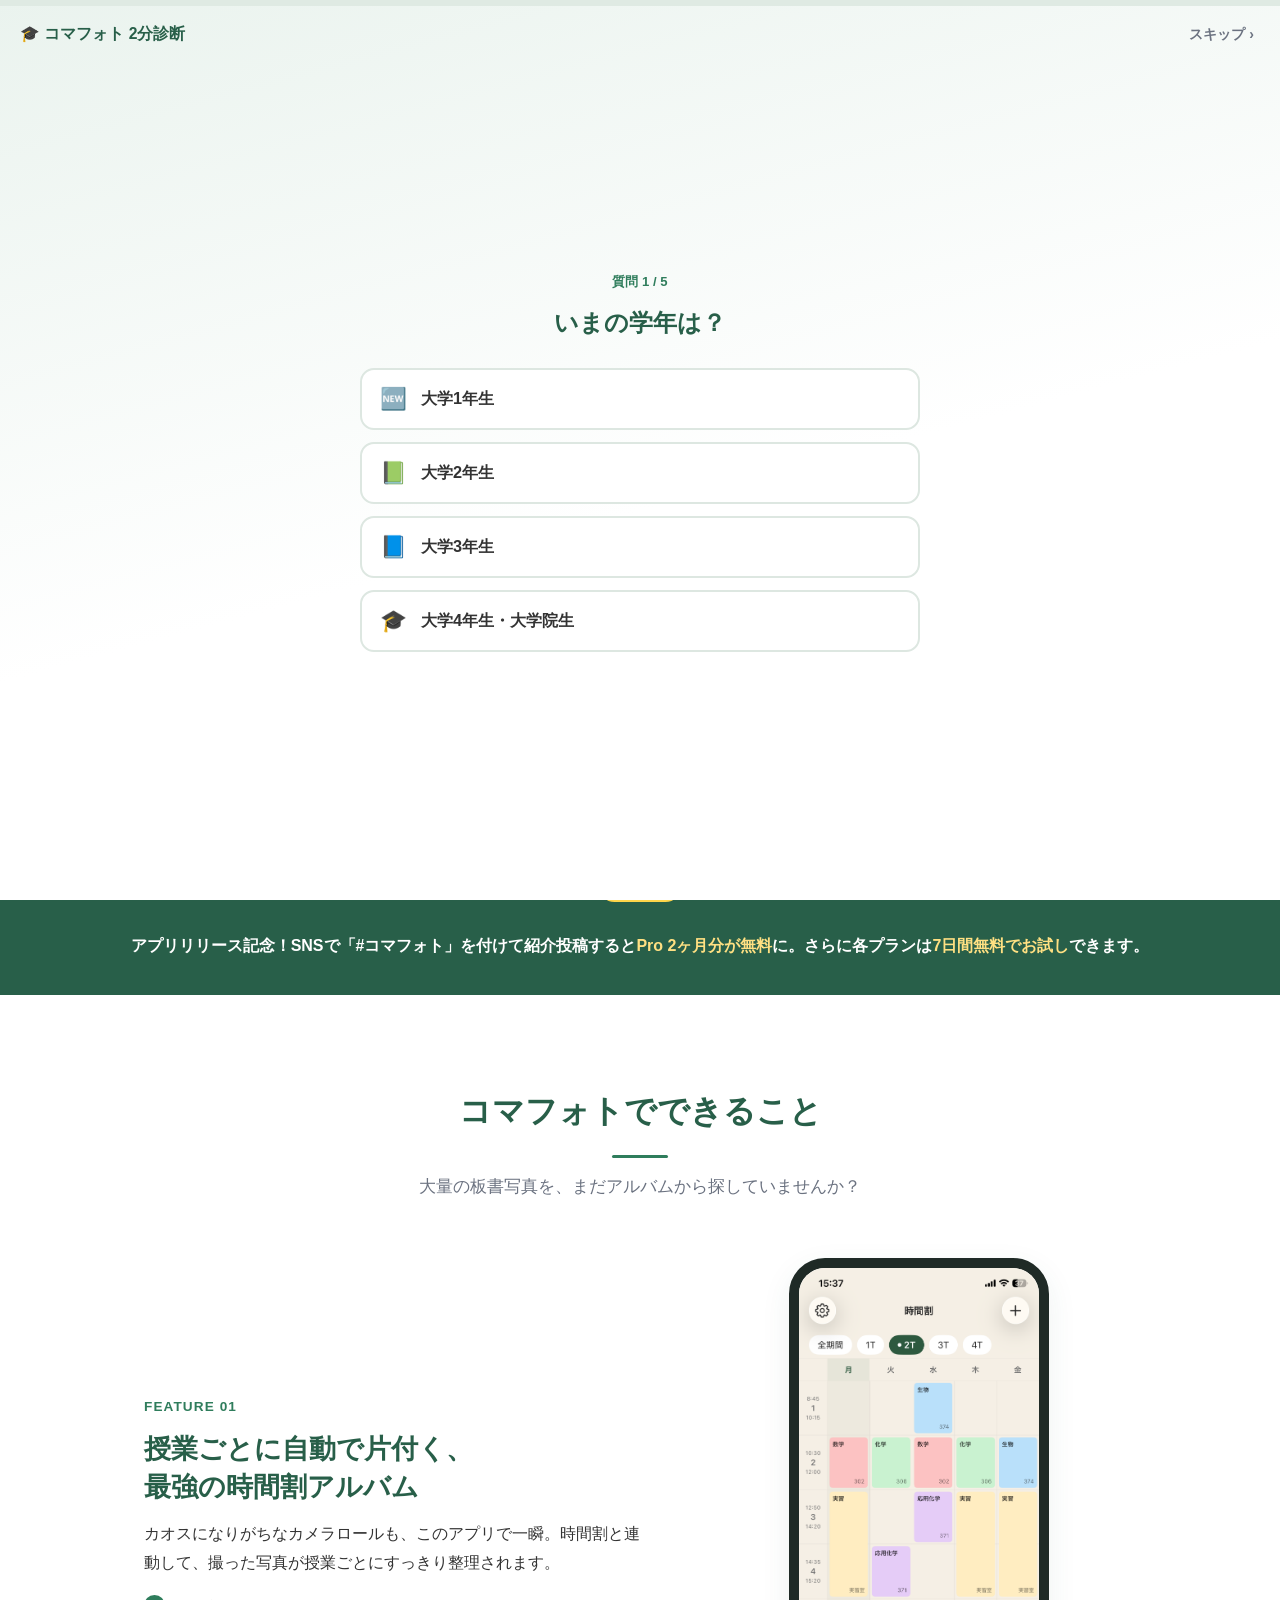
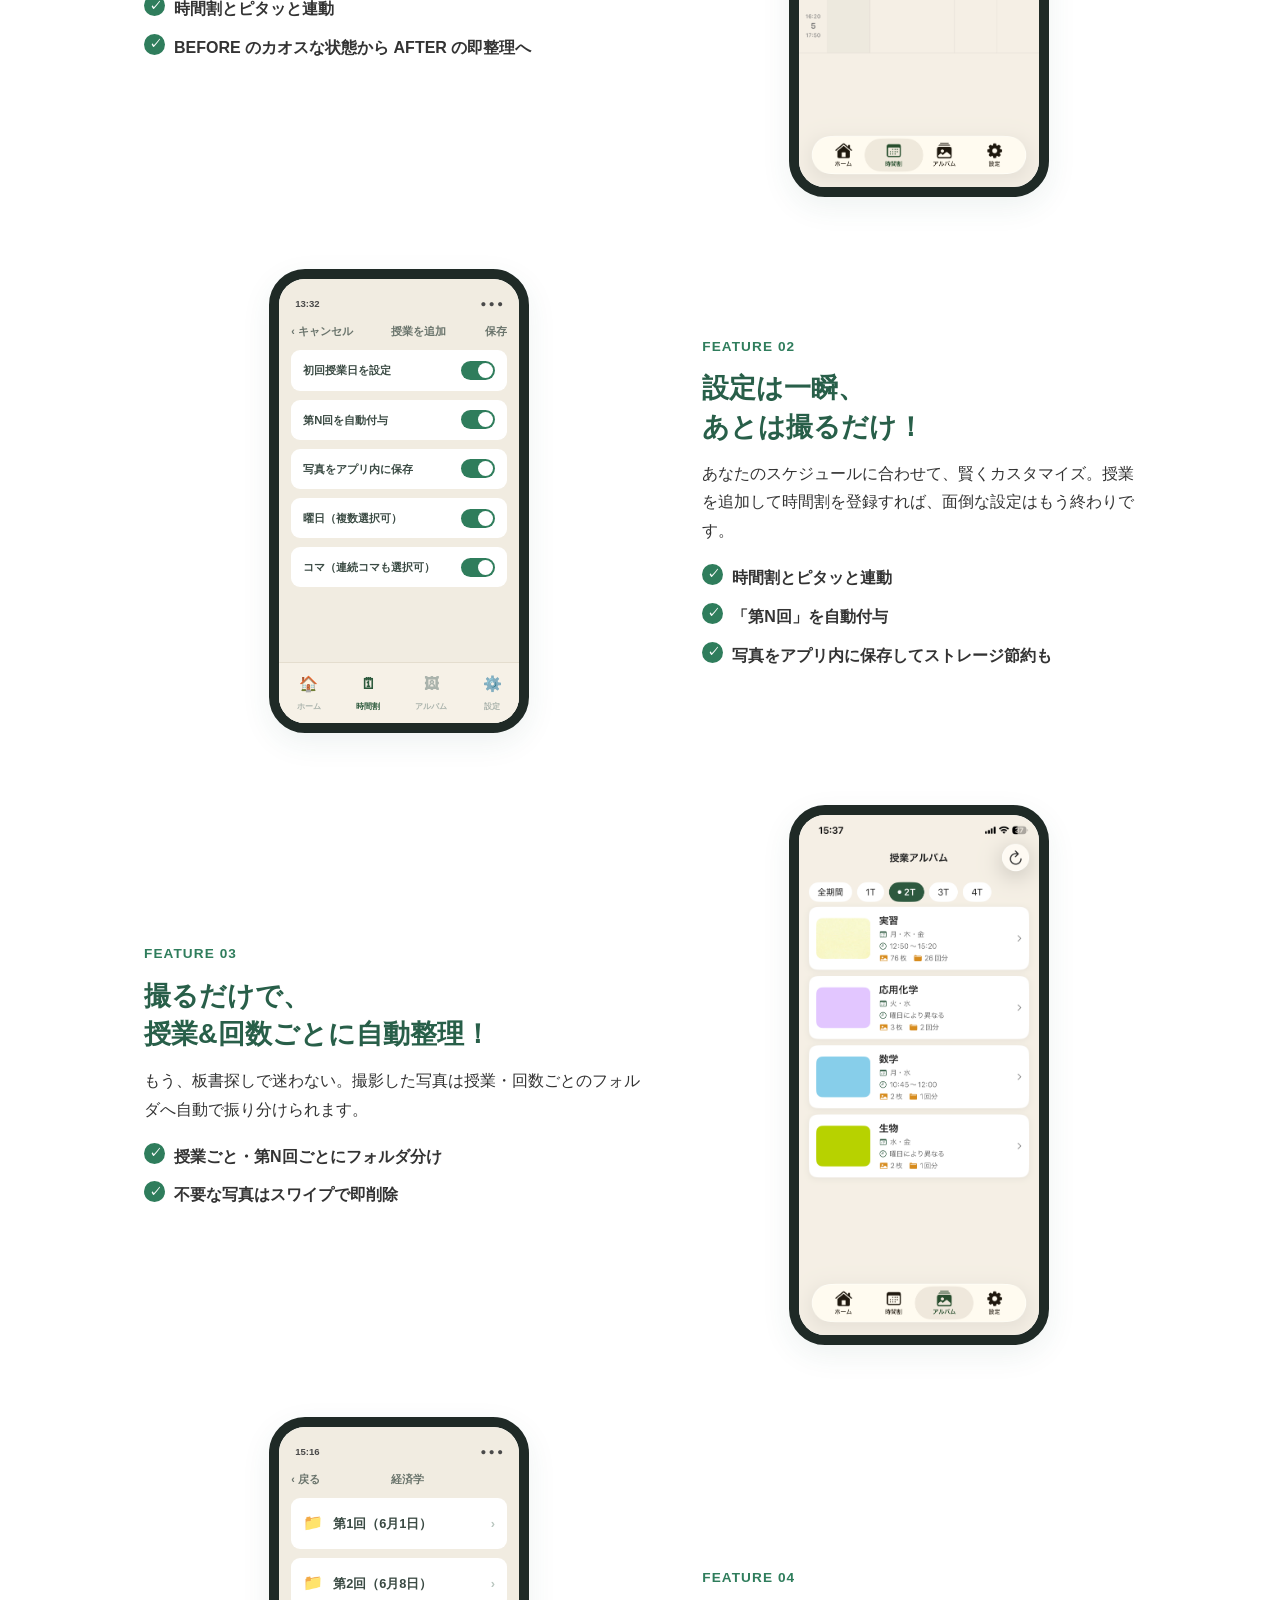
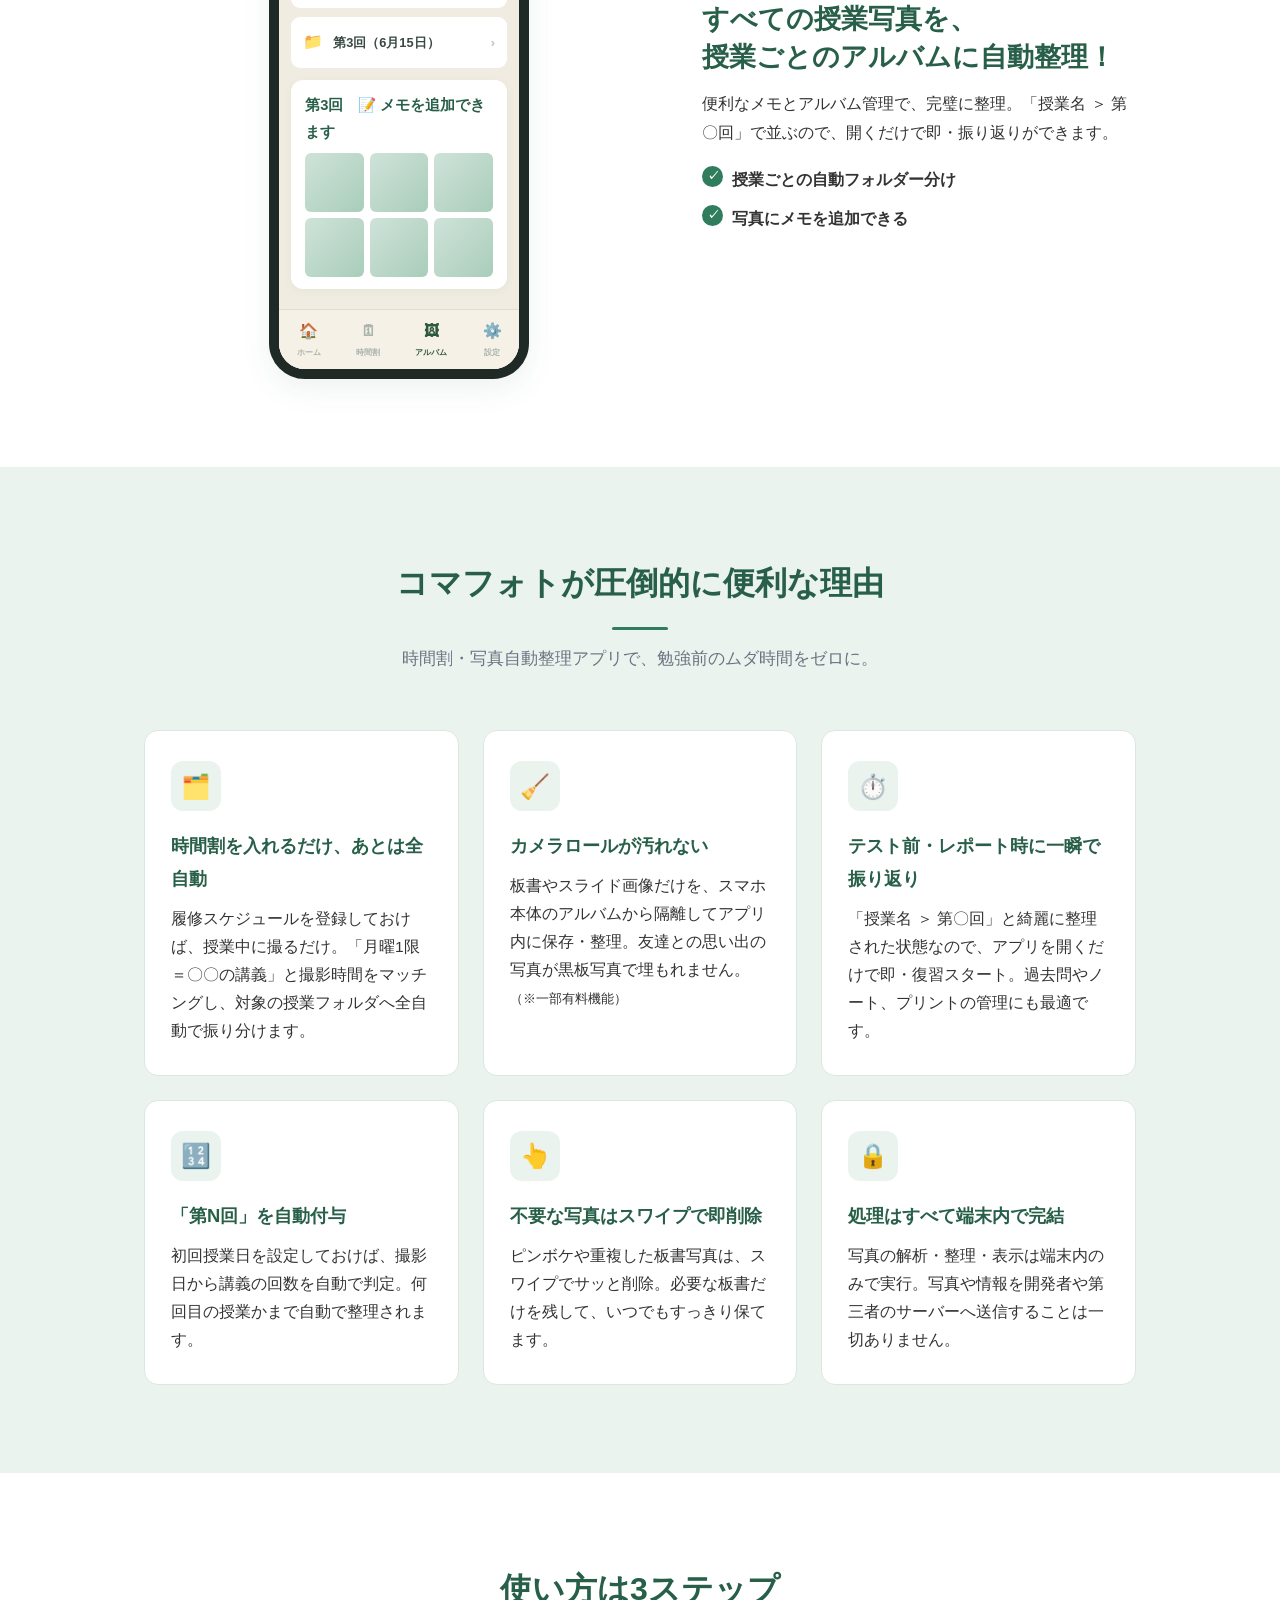
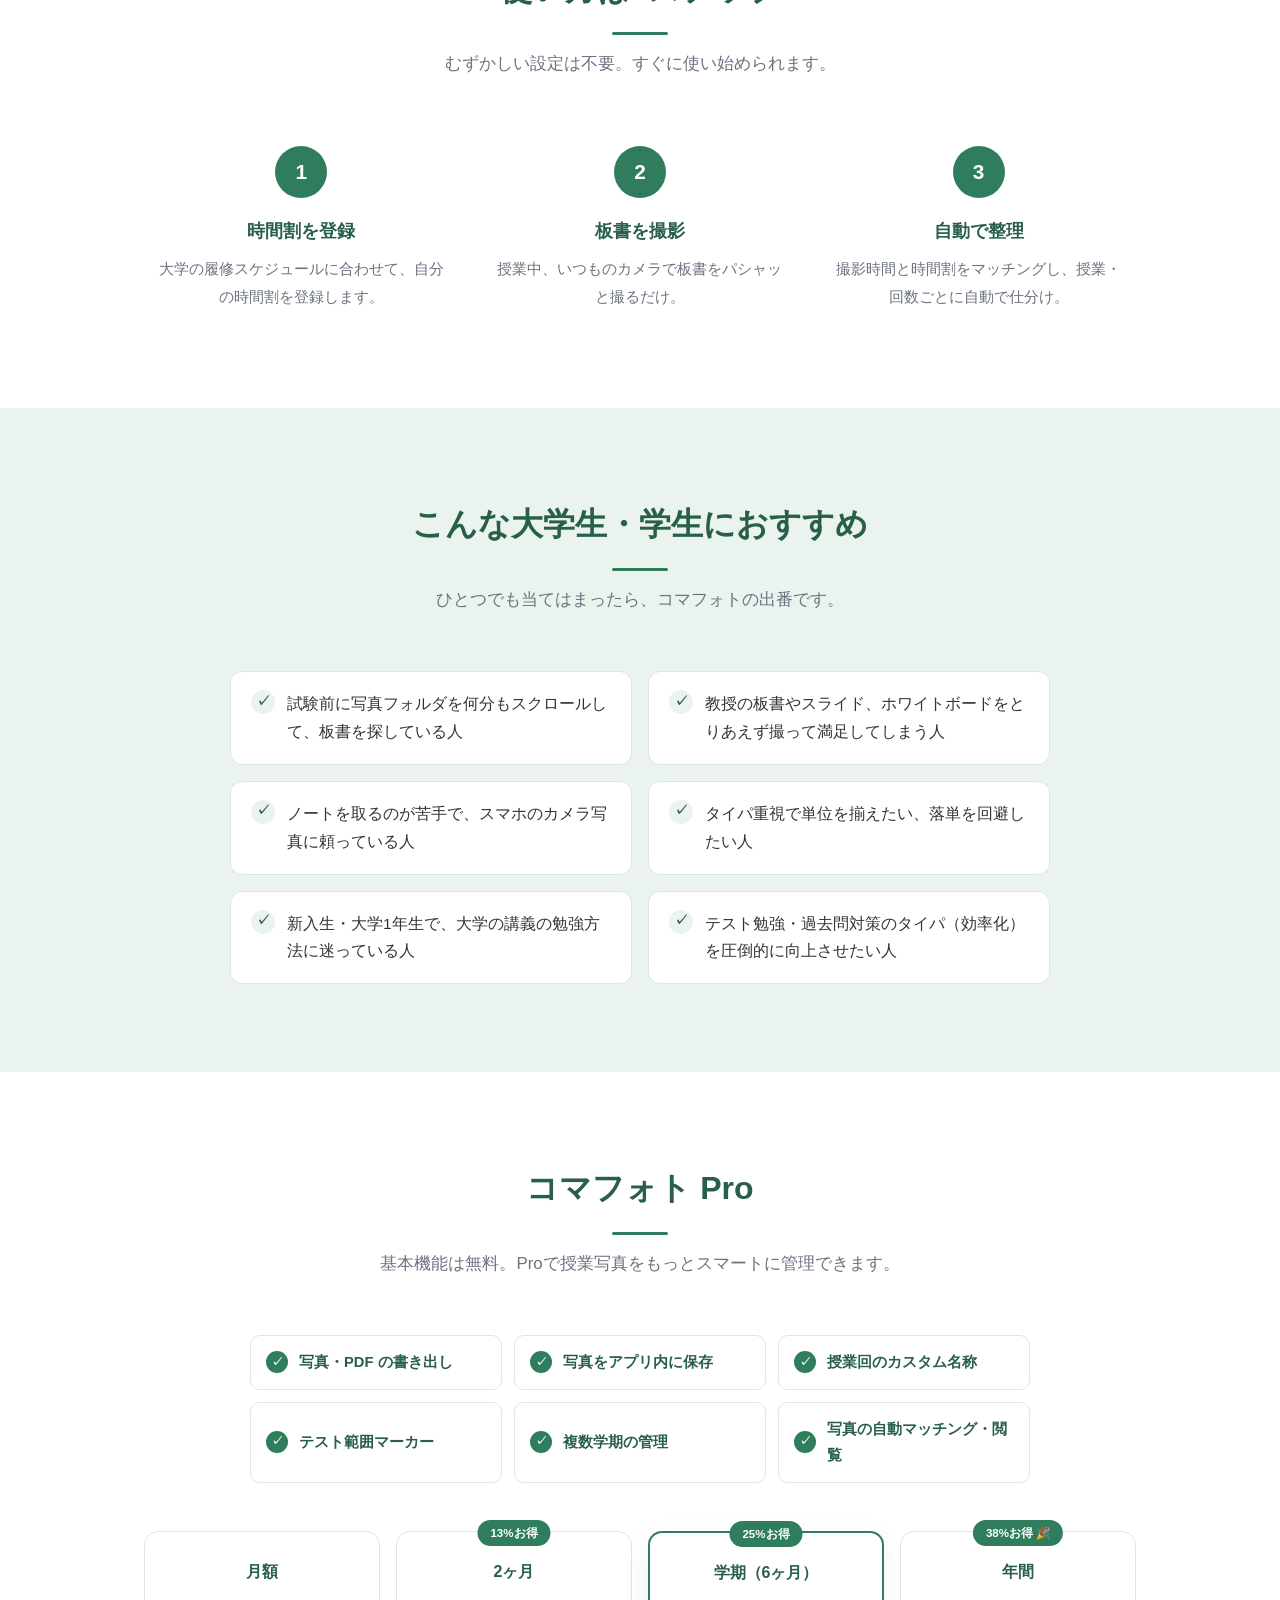
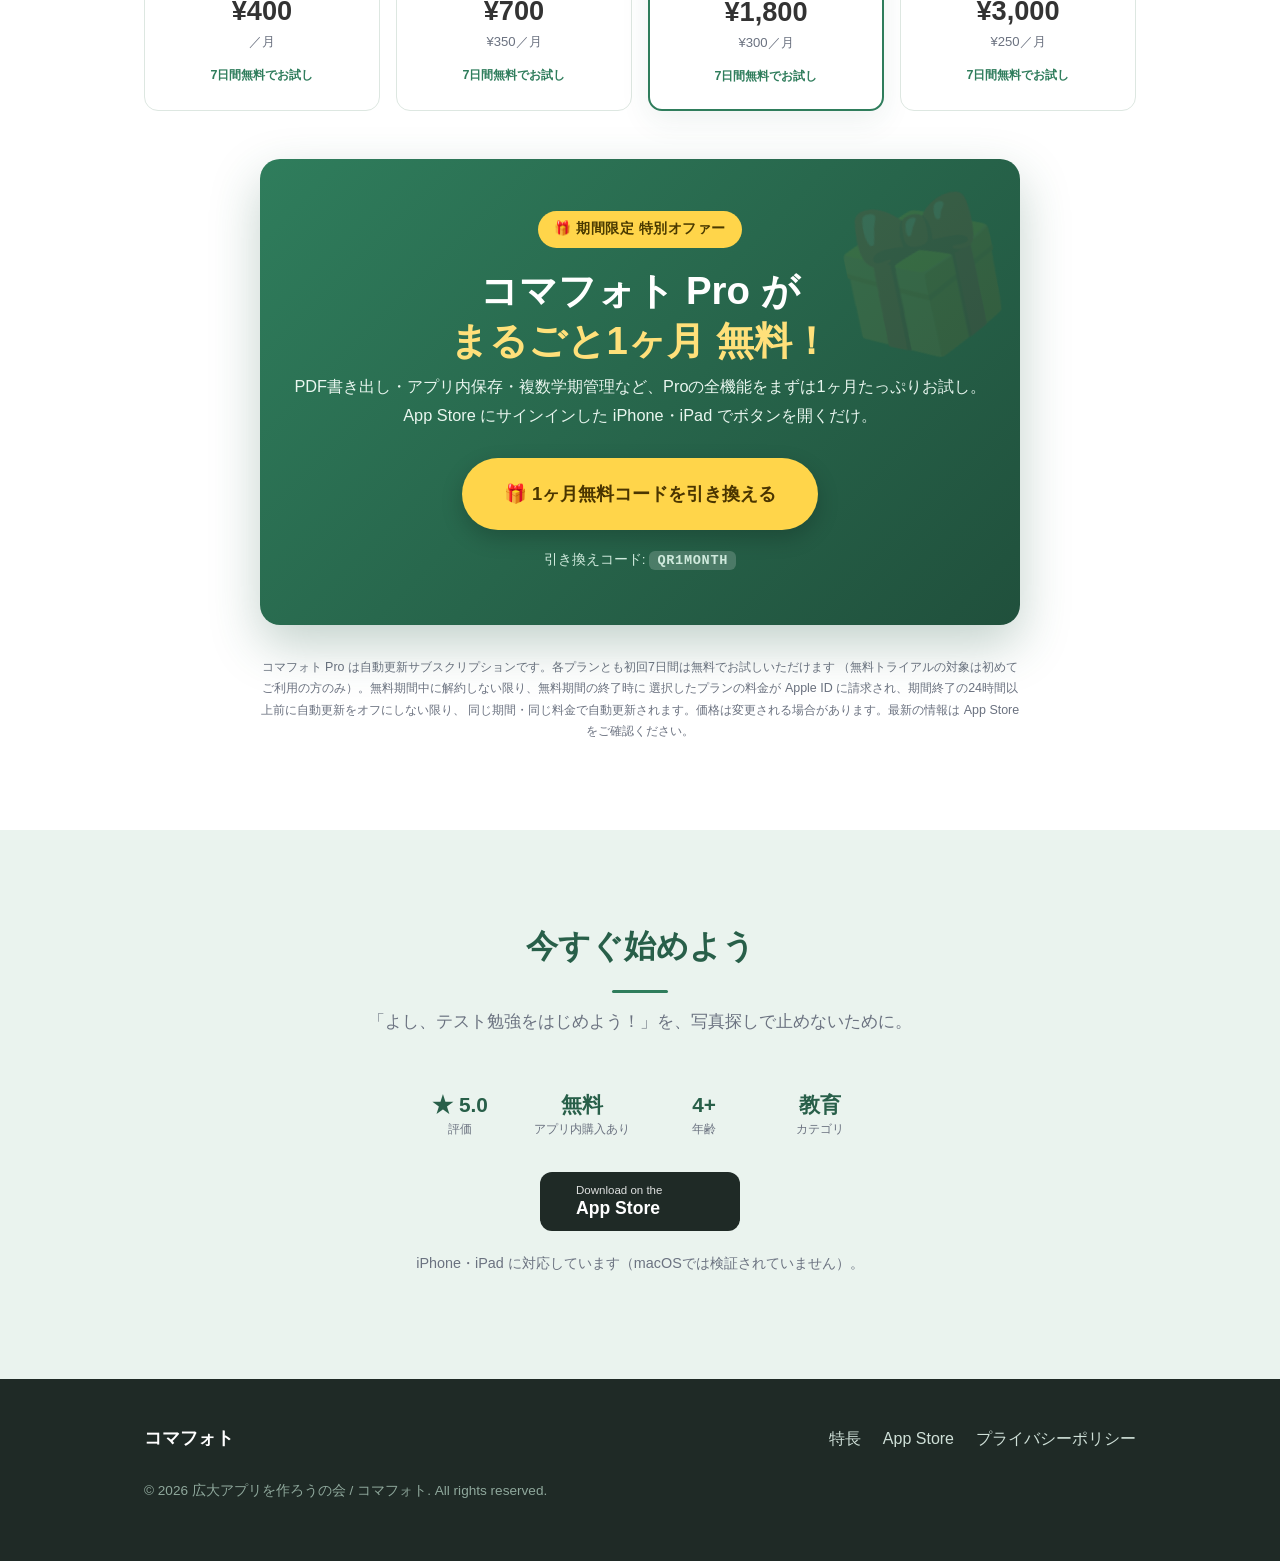
<file: index.html>
<!DOCTYPE html>
<html lang="ja">
<head>
  <meta charset="UTF-8">
  <meta name="viewport" content="width=device-width, initial-scale=1.0">
  <title>コマフォト｜大学生のための時間割アルバム</title>
  <meta name="description" content="コマフォトは、大学の時間割データと写真の撮影データを自動連動。撮るだけで授業・講義ごとにフォルダ仕分け・整理する、大学生のための時間割アルバムアプリです。無料・iPhone / iPad 対応。">
  <meta property="og:title" content="コマフォト｜大学生のための時間割アルバム">
  <meta property="og:description" content="撮るだけで、授業ごとに自動で片付く。最強の時間割アルバム。テスト前の「あの板書、どこだっけ？」をゼロに。">
  <meta property="og:type" content="website">
  <link rel="stylesheet" href="css/style.css">
</head>
<body>

  <!-- オンボーディング診断（アクセス時にまず表示） -->
  <div class="ob" id="ob" role="dialog" aria-modal="true" aria-label="コマフォト 無料診断">
    <div class="ob__bar"><div class="ob__bar-fill" id="obBarFill"></div></div>
    <div class="ob__top">
      <span class="ob__brand">🎓 コマフォト 2分診断</span>
      <button class="ob__skip" id="obSkip" type="button">スキップ ›</button>
    </div>
    <div class="ob__main" id="obMain"></div>
  </div>

  <!-- 最上部の告知バー -->
  <div class="announce">
    🎉 今だけ！コマフォト Pro が<strong>1ヶ月無料</strong> ―
    <a href="https://apps.apple.com/redeem?ctx=offercodes&id=6779217541&code=QR1MONTH" target="_blank" rel="noopener">いますぐコードを引き換える ›</a>
  </div>

  <!-- ヘッダー / ナビ -->
  <header class="site-header">
    <div class="container nav">
      <a href="#top" class="nav__logo">
        <svg class="nav__logo-mark" viewBox="0 0 32 32" fill="none" xmlns="http://www.w3.org/2000/svg" aria-hidden="true">
          <rect x="3" y="7" width="26" height="20" rx="4" fill="#2f7d5c"/>
          <circle cx="16" cy="17" r="6" fill="#eaf3ee"/>
          <circle cx="16" cy="17" r="3" fill="#2f7d5c"/>
          <rect x="11" y="4" width="10" height="5" rx="2" fill="#285f49"/>
        </svg>
        コマフォト
      </a>

      <button class="nav__toggle" id="navToggle" aria-label="メニューを開く" aria-expanded="false">
        <span></span><span></span><span></span>
      </button>

      <ul class="nav__menu" id="navMenu">
        <li><a class="nav__link" href="#features">特長</a></li>
        <li><a class="nav__link" href="#reasons">便利な理由</a></li>
        <li><a class="nav__link" href="#recommend">おすすめ</a></li>
        <li><a class="nav__link" href="#pricing">料金</a></li>
        <li><a class="btn btn--primary" href="#download">App Storeで入手</a></li>
      </ul>
    </div>
  </header>

  <main id="top">

    <!-- ヒーロー -->
    <section class="hero">
      <div class="container hero__inner">
        <div class="hero__copy">
          <span class="hero__badge">🎓 教育カテゴリ｜iPhone・iPad対応</span>
          <h1 class="hero__title">授業ごとに自動で片付く、<br><em>最強の時間割アルバム。</em></h1>
          <p class="hero__desc">
            コマフォトは、あなたの大学の時間割データと、写真の撮影データをシステムが自動で連動。
            撮ったその場で授業・講義ごとにフォルダ仕分け・整理整頓する、大学生のための学習支援ツールです。
            テスト前の「あの板書、どこだっけ？」を完全にゼロに。
          </p>
          <div class="hero__actions">
            <button class="btn btn--primary" type="button" data-ob-open>▶ 2分であなた専用プランを無料診断</button>
            <a class="btn btn--ghost" href="#features">特長を見る</a>
          </div>
          <p class="hero__note">無料・アプリ内購入あり／写真の解析・整理はすべて端末内で完結します。</p>
        </div>

        <div class="hero__visual">
          <!-- アプリのホーム画面（実スクリーンショット・内容は一般化済み） -->
          <div class="phone">
            <img class="phone-shot" src="assets/IMG_5505.png" alt="コマフォトのホーム画面。今日の授業と、最近同期された授業アルバムが一覧表示されている">
          </div>
        </div>
      </div>
    </section>

    <!-- キャンペーン告知 -->
    <section class="campaign">
      <div class="container campaign__inner">
        <span class="campaign__tag">🎉 今だけ</span>
        <p class="campaign__text">アプリリリース記念！SNSで「#コマフォト」を付けて紹介投稿すると<strong>Pro 2ヶ月分が無料</strong>に。さらに各プランは<strong>7日間無料でお試し</strong>できます。</p>
      </div>
    </section>

    <!-- スクリーンショット風ショーケース（App Store 4パネル再現） -->
    <section class="section" id="features">
      <div class="container">
        <div class="section__head">
          <h2 class="section__title">コマフォトでできること</h2>
          <p class="section__lead">大量の板書写真を、まだアルバムから探していませんか？</p>
        </div>

        <div class="showcase">

          <!-- パネル1: 時間割と連動 -->
          <article class="shot">
            <div class="shot__text">
              <span class="shot__step">FEATURE 01</span>
              <h3 class="shot__title">授業ごとに自動で片付く、<br>最強の時間割アルバム</h3>
              <p class="shot__desc">カオスになりがちなカメラロールも、このアプリで一瞬。時間割と連動して、撮った写真が授業ごとにすっきり整理されます。</p>
              <ul class="shot__points">
                <li>時間割とピタッと連動</li>
                <li>BEFORE のカオスな状態から AFTER の即整理へ</li>
              </ul>
            </div>
            <div class="shot__visual">
              <div class="phone">
                <img class="phone-shot" src="assets/IMG_5506.png" alt="コマフォトの時間割画面。学期タブと、曜日・コマごとに色分けされた授業が並ぶ時間割表">
              </div>
            </div>
          </article>

          <!-- パネル2: 設定は一瞬 -->
          <article class="shot">
            <div class="shot__text">
              <span class="shot__step">FEATURE 02</span>
              <h3 class="shot__title">設定は一瞬、<br>あとは撮るだけ！</h3>
              <p class="shot__desc">あなたのスケジュールに合わせて、賢くカスタマイズ。授業を追加して時間割を登録すれば、面倒な設定はもう終わりです。</p>
              <ul class="shot__points">
                <li>時間割とピタッと連動</li>
                <li>「第N回」を自動付与</li>
                <li>写真をアプリ内に保存してストレージ節約も</li>
              </ul>
            </div>
            <div class="shot__visual">
              <div class="phone" aria-hidden="true">
                <div class="appscreen">
                  <div class="appscreen__body app-form">
                    <div class="app-status"><span>13:32</span><span>● ● ●</span></div>
                    <div class="app-h" style="font-weight:700;color:#6a746c;font-size:0.66rem;"><span>‹ キャンセル</span><span>授業を追加</span><span>保存</span></div>
                    <div class="set-row"><span>初回授業日を設定</span><span class="toggle"></span></div>
                    <div class="set-row"><span>第N回を自動付与</span><span class="toggle"></span></div>
                    <div class="set-row"><span>写真をアプリ内に保存</span><span class="toggle"></span></div>
                    <div class="set-row"><span>曜日（複数選択可）</span><span class="toggle"></span></div>
                    <div class="set-row"><span>コマ（連続コマも選択可）</span><span class="toggle"></span></div>
                  </div>
                  <div class="tabbar">
                    <div class="tabbar__item"><span class="tabbar__ico">🏠</span>ホーム</div>
                    <div class="tabbar__item is-active"><span class="tabbar__ico">🗓</span>時間割</div>
                    <div class="tabbar__item"><span class="tabbar__ico">🖼</span>アルバム</div>
                    <div class="tabbar__item"><span class="tabbar__ico">⚙️</span>設定</div>
                  </div>
                </div>
              </div>
            </div>
          </article>

          <!-- パネル3: 撮るだけで自動整理 -->
          <article class="shot">
            <div class="shot__text">
              <span class="shot__step">FEATURE 03</span>
              <h3 class="shot__title">撮るだけで、<br>授業&回数ごとに自動整理！</h3>
              <p class="shot__desc">もう、板書探しで迷わない。撮影した写真は授業・回数ごとのフォルダへ自動で振り分けられます。</p>
              <ul class="shot__points">
                <li>授業ごと・第N回ごとにフォルダ分け</li>
                <li>不要な写真はスワイプで即削除</li>
              </ul>
            </div>
            <div class="shot__visual">
              <div class="phone">
                <img class="phone-shot" src="assets/IMG_5507.png" alt="コマフォトの授業アルバム一覧画面。授業ごとに、曜日・時間・枚数・回数がまとまって表示されている">
              </div>
            </div>
          </article>

          <!-- パネル4: アルバムに自動整理 + メモ -->
          <article class="shot">
            <div class="shot__text">
              <span class="shot__step">FEATURE 04</span>
              <h3 class="shot__title">すべての授業写真を、<br>授業ごとのアルバムに自動整理！</h3>
              <p class="shot__desc">便利なメモとアルバム管理で、完璧に整理。「授業名 ＞ 第〇回」で並ぶので、開くだけで即・振り返りができます。</p>
              <ul class="shot__points">
                <li>授業ごとの自動フォルダー分け</li>
                <li>写真にメモを追加できる</li>
              </ul>
            </div>
            <div class="shot__visual">
              <div class="phone" aria-hidden="true">
                <div class="appscreen">
                  <div class="appscreen__body">
                    <div class="app-status"><span>15:16</span><span>● ● ●</span></div>
                    <div class="app-h" style="font-weight:700;color:#6a746c;font-size:0.66rem;"><span>‹ 戻る</span><span>経済学</span><span>　</span></div>
                    <div class="folder-row">第1回（6月1日） <span>›</span></div>
                    <div class="folder-row">第2回（6月8日） <span>›</span></div>
                    <div class="folder-row">第3回（6月15日） <span>›</span></div>
                    <div class="phone__card" style="margin-top:12px;">
                      <div class="phone__card-title">第3回　📝 メモを追加できます</div>
                      <div class="phone__thumbs">
                        <div class="phone__thumb"></div><div class="phone__thumb"></div><div class="phone__thumb"></div>
                        <div class="phone__thumb"></div><div class="phone__thumb"></div><div class="phone__thumb"></div>
                      </div>
                    </div>
                  </div>
                  <div class="tabbar">
                    <div class="tabbar__item"><span class="tabbar__ico">🏠</span>ホーム</div>
                    <div class="tabbar__item"><span class="tabbar__ico">🗓</span>時間割</div>
                    <div class="tabbar__item is-active"><span class="tabbar__ico">🖼</span>アルバム</div>
                    <div class="tabbar__item"><span class="tabbar__ico">⚙️</span>設定</div>
                  </div>
                </div>
              </div>
            </div>
          </article>

        </div>
      </div>
    </section>

    <!-- 便利な理由（機能カード） -->
    <section class="section section--soft" id="reasons">
      <div class="container">
        <div class="section__head">
          <h2 class="section__title">コマフォトが圧倒的に便利な理由</h2>
          <p class="section__lead">時間割・写真自動整理アプリで、勉強前のムダ時間をゼロに。</p>
        </div>

        <div class="features">
          <article class="feature">
            <div class="feature__icon">🗂️</div>
            <h3 class="feature__title">時間割を入れるだけ、あとは全自動</h3>
            <p class="feature__text">履修スケジュールを登録しておけば、授業中に撮るだけ。「月曜1限＝〇〇の講義」と撮影時間をマッチングし、対象の授業フォルダへ全自動で振り分けます。</p>
          </article>

          <article class="feature">
            <div class="feature__icon">🧹</div>
            <h3 class="feature__title">カメラロールが汚れない</h3>
            <p class="feature__text">板書やスライド画像だけを、スマホ本体のアルバムから隔離してアプリ内に保存・整理。友達との思い出の写真が黒板写真で埋もれません。<small>（※一部有料機能）</small></p>
          </article>

          <article class="feature">
            <div class="feature__icon">⏱️</div>
            <h3 class="feature__title">テスト前・レポート時に一瞬で振り返り</h3>
            <p class="feature__text">「授業名 ＞ 第〇回」と綺麗に整理された状態なので、アプリを開くだけで即・復習スタート。過去問やノート、プリントの管理にも最適です。</p>
          </article>

          <article class="feature">
            <div class="feature__icon">🔢</div>
            <h3 class="feature__title">「第N回」を自動付与</h3>
            <p class="feature__text">初回授業日を設定しておけば、撮影日から講義の回数を自動で判定。何回目の授業かまで自動で整理されます。</p>
          </article>

          <article class="feature">
            <div class="feature__icon">👆</div>
            <h3 class="feature__title">不要な写真はスワイプで即削除</h3>
            <p class="feature__text">ピンボケや重複した板書写真は、スワイプでサッと削除。必要な板書だけを残して、いつでもすっきり保てます。</p>
          </article>

          <article class="feature">
            <div class="feature__icon">🔒</div>
            <h3 class="feature__title">処理はすべて端末内で完結</h3>
            <p class="feature__text">写真の解析・整理・表示は端末内のみで実行。写真や情報を開発者や第三者のサーバーへ送信することは一切ありません。</p>
          </article>
        </div>
      </div>
    </section>

    <!-- 使い方ステップ -->
    <section class="section" id="steps">
      <div class="container">
        <div class="section__head">
          <h2 class="section__title">使い方は3ステップ</h2>
          <p class="section__lead">むずかしい設定は不要。すぐに使い始められます。</p>
        </div>

        <div class="steps">
          <div class="step">
            <div class="step__num">1</div>
            <h3 class="step__title">時間割を登録</h3>
            <p class="step__text">大学の履修スケジュールに合わせて、自分の時間割を登録します。</p>
          </div>
          <div class="step">
            <div class="step__num">2</div>
            <h3 class="step__title">板書を撮影</h3>
            <p class="step__text">授業中、いつものカメラで板書をパシャッと撮るだけ。</p>
          </div>
          <div class="step">
            <div class="step__num">3</div>
            <h3 class="step__title">自動で整理</h3>
            <p class="step__text">撮影時間と時間割をマッチングし、授業・回数ごとに自動で仕分け。</p>
          </div>
        </div>
      </div>
    </section>

    <!-- こんな人におすすめ -->
    <section class="section section--soft" id="recommend">
      <div class="container">
        <div class="section__head">
          <h2 class="section__title">こんな大学生・学生におすすめ</h2>
          <p class="section__lead">ひとつでも当てはまったら、コマフォトの出番です。</p>
        </div>

        <div class="recommend">
          <div class="recommend__item">
            <span class="recommend__check">✓</span>
            <p class="recommend__text">試験前に写真フォルダを何分もスクロールして、板書を探している人</p>
          </div>
          <div class="recommend__item">
            <span class="recommend__check">✓</span>
            <p class="recommend__text">教授の板書やスライド、ホワイトボードをとりあえず撮って満足してしまう人</p>
          </div>
          <div class="recommend__item">
            <span class="recommend__check">✓</span>
            <p class="recommend__text">ノートを取るのが苦手で、スマホのカメラ写真に頼っている人</p>
          </div>
          <div class="recommend__item">
            <span class="recommend__check">✓</span>
            <p class="recommend__text">タイパ重視で単位を揃えたい、落単を回避したい人</p>
          </div>
          <div class="recommend__item">
            <span class="recommend__check">✓</span>
            <p class="recommend__text">新入生・大学1年生で、大学の講義の勉強方法に迷っている人</p>
          </div>
          <div class="recommend__item">
            <span class="recommend__check">✓</span>
            <p class="recommend__text">テスト勉強・過去問対策のタイパ（効率化）を圧倒的に向上させたい人</p>
          </div>
        </div>
      </div>
    </section>

    <!-- 料金プラン（コマフォト Pro） -->
    <section class="section" id="pricing">
      <div class="container">
        <div class="section__head">
          <h2 class="section__title">コマフォト Pro</h2>
          <p class="section__lead">基本機能は無料。Proで授業写真をもっとスマートに管理できます。</p>
        </div>

        <div class="pro-features">
          <div class="pro-feature">写真・PDF の書き出し</div>
          <div class="pro-feature">写真をアプリ内に保存</div>
          <div class="pro-feature">授業回のカスタム名称</div>
          <div class="pro-feature">テスト範囲マーカー</div>
          <div class="pro-feature">複数学期の管理</div>
          <div class="pro-feature">写真の自動マッチング・閲覧</div>
        </div>

        <div class="plans">
          <div class="plan">
            <div class="plan__name">月額</div>
            <div class="plan__price">¥400</div>
            <div class="plan__per">／月</div>
            <div class="plan__note">7日間無料でお試し</div>
          </div>
          <div class="plan">
            <div class="plan__badge">13%お得</div>
            <div class="plan__name">2ヶ月</div>
            <div class="plan__price">¥700</div>
            <div class="plan__per">¥350／月</div>
            <div class="plan__note">7日間無料でお試し</div>
          </div>
          <div class="plan is-best">
            <div class="plan__badge">25%お得</div>
            <div class="plan__name">学期（6ヶ月）</div>
            <div class="plan__price">¥1,800</div>
            <div class="plan__per">¥300／月</div>
            <div class="plan__note">7日間無料でお試し</div>
          </div>
          <div class="plan">
            <div class="plan__badge">38%お得 🎉</div>
            <div class="plan__name">年間</div>
            <div class="plan__price">¥3,000</div>
            <div class="plan__per">¥250／月</div>
            <div class="plan__note">7日間無料でお試し</div>
          </div>
        </div>

        <!-- Pro 1ヶ月無料 引き換えコード -->
        <div class="offer">
          <span class="offer__tag">🎁 期間限定 特別オファー</span>
          <h3 class="offer__title">コマフォト Pro が<br><strong>まるごと1ヶ月 無料！</strong></h3>
          <p class="offer__text">PDF書き出し・アプリ内保存・複数学期管理など、Proの全機能をまずは1ヶ月たっぷりお試し。<br>App Store にサインインした iPhone・iPad でボタンを開くだけ。</p>
          <a class="btn btn--primary" href="https://apps.apple.com/redeem?ctx=offercodes&id=6779217541&code=QR1MONTH" target="_blank" rel="noopener">🎁 1ヶ月無料コードを引き換える</a>
          <p class="offer__note">引き換えコード: <code>QR1MONTH</code></p>
        </div>

        <p class="pro-disclaimer">
          コマフォト Pro は自動更新サブスクリプションです。各プランとも初回7日間は無料でお試しいただけます
          （無料トライアルの対象は初めてご利用の方のみ）。無料期間中に解約しない限り、無料期間の終了時に
          選択したプランの料金が Apple ID に請求され、期間終了の24時間以上前に自動更新をオフにしない限り、
          同じ期間・同じ料金で自動更新されます。価格は変更される場合があります。最新の情報は App Store をご確認ください。
        </p>
      </div>
    </section>

    <!-- ダウンロード -->
    <section class="section section--soft" id="download">
      <div class="container download__inner">
        <div class="section__head">
          <h2 class="section__title">今すぐ始めよう</h2>
          <p class="section__lead">「よし、テスト勉強をはじめよう！」を、写真探しで止めないために。</p>
        </div>

        <div class="store-meta">
          <div class="store-meta__item">
            <div class="store-meta__value">★ 5.0</div>
            <div class="store-meta__label">評価</div>
          </div>
          <div class="store-meta__item">
            <div class="store-meta__value">無料</div>
            <div class="store-meta__label">アプリ内購入あり</div>
          </div>
          <div class="store-meta__item">
            <div class="store-meta__value">4+</div>
            <div class="store-meta__label">年齢</div>
          </div>
          <div class="store-meta__item">
            <div class="store-meta__value">教育</div>
            <div class="store-meta__label">カテゴリ</div>
          </div>
        </div>

        <div class="store-buttons">
          <a class="store-btn" href="https://apps.apple.com/jp/app/id6779217541" target="_blank" rel="noopener" aria-label="App Store でダウンロード">
            <span class="store-btn__icon"></span>
            <span class="store-btn__label">
              <span class="store-btn__small">Download on the</span>
              <span class="store-btn__big">App Store</span>
            </span>
          </a>
        </div>
        <p class="hero__note" style="margin-top:20px;">iPhone・iPad に対応しています（macOSでは検証されていません）。</p>
      </div>
    </section>

  </main>

  <!-- フッター -->
  <footer class="site-footer">
    <div class="container footer__inner">
      <div class="footer__brand">コマフォト</div>
      <ul class="footer__links">
        <li><a href="#features">特長</a></li>
        <li><a href="https://apps.apple.com/jp/app/id6779217541" target="_blank" rel="noopener">App Store</a></li>
        <li><a href="privacy.html">プライバシーポリシー</a></li>
      </ul>
      <p class="footer__copy">© 2026 広大アプリを作ろうの会 / コマフォト. All rights reserved.</p>
    </div>
  </footer>

  <script src="js/main.js"></script>
  <script src="js/onboarding.js"></script>
</body>
</html>
</file>
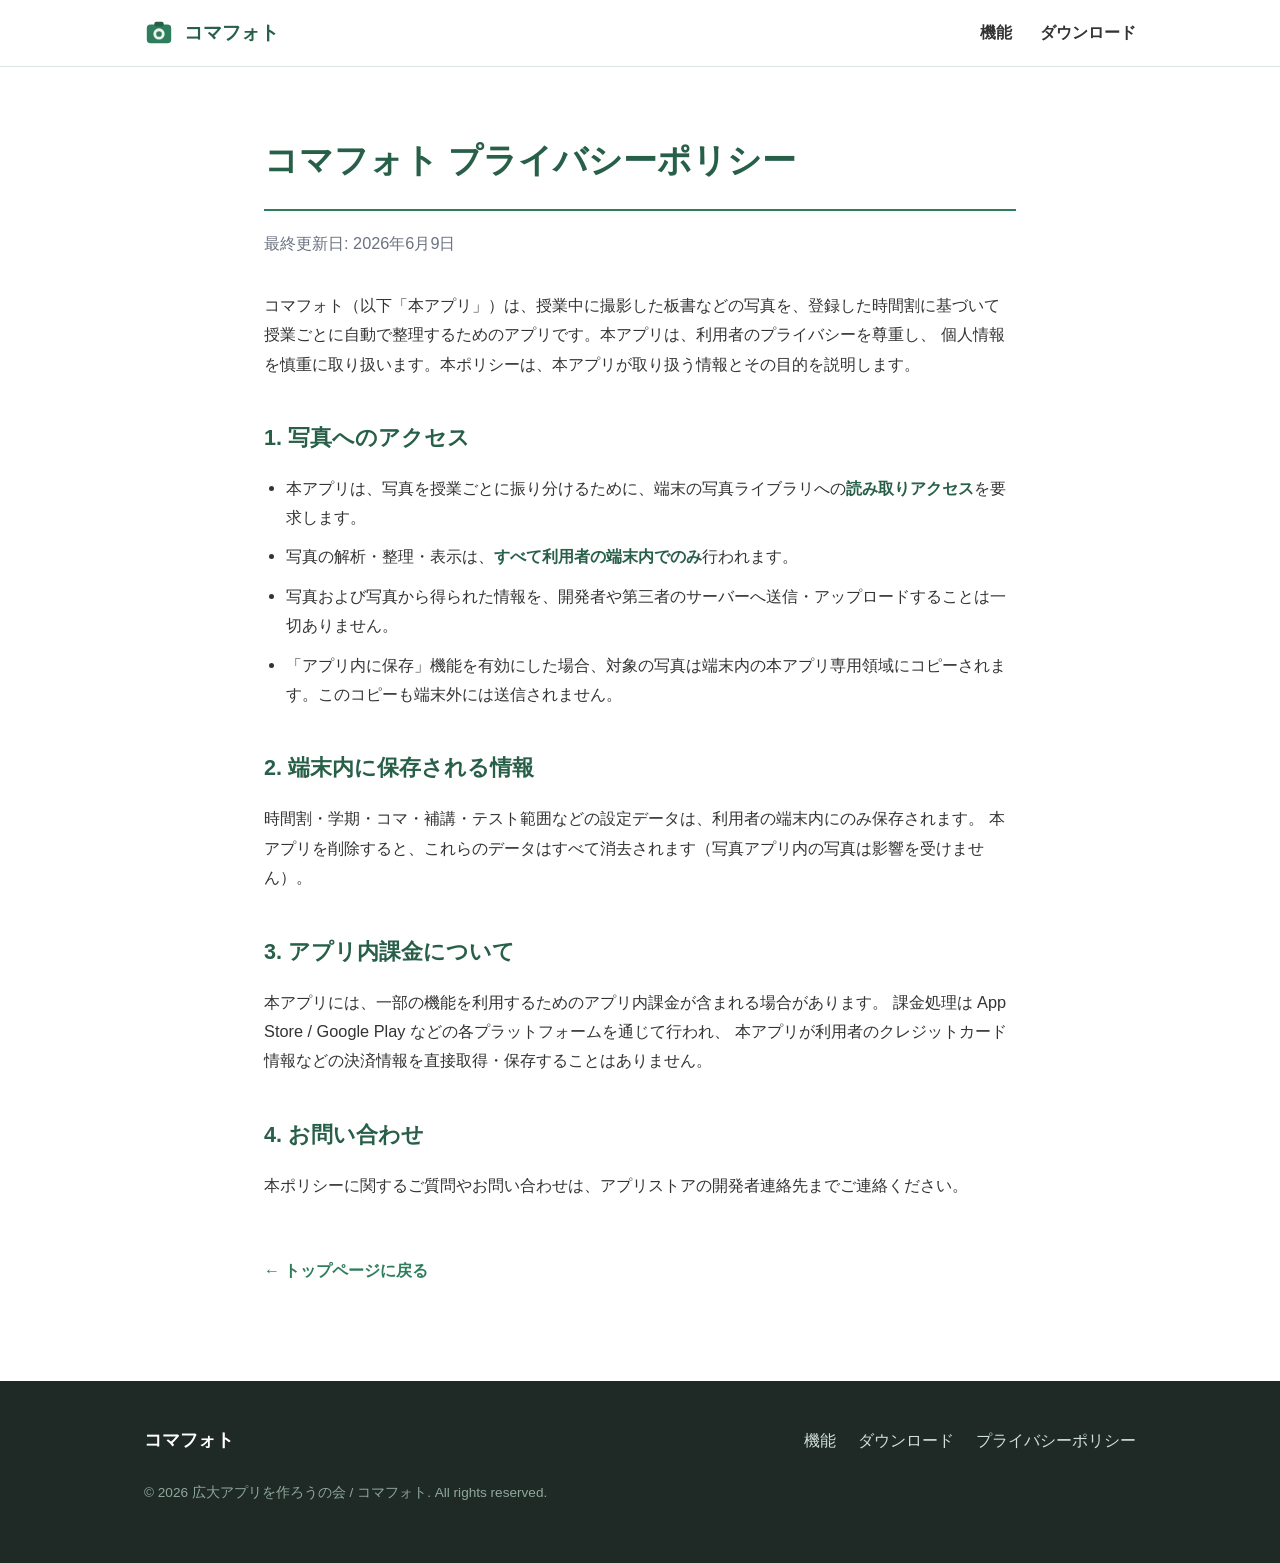
<file: privacy.html>
<!DOCTYPE html>
<html lang="ja">
<head>
  <meta charset="UTF-8">
  <meta name="viewport" content="width=device-width, initial-scale=1.0">
  <title>プライバシーポリシー｜コマフォト</title>
  <meta name="description" content="コマフォトのプライバシーポリシー。写真の解析・整理はすべて端末内で完結し、外部への送信は行いません。">
  <link rel="stylesheet" href="css/style.css">
</head>
<body>

  <!-- ヘッダー / ナビ -->
  <header class="site-header">
    <div class="container nav">
      <a href="index.html" class="nav__logo">
        <svg class="nav__logo-mark" viewBox="0 0 32 32" fill="none" xmlns="http://www.w3.org/2000/svg" aria-hidden="true">
          <rect x="3" y="7" width="26" height="20" rx="4" fill="#2f7d5c"/>
          <circle cx="16" cy="17" r="6" fill="#eaf3ee"/>
          <circle cx="16" cy="17" r="3" fill="#2f7d5c"/>
          <rect x="11" y="4" width="10" height="5" rx="2" fill="#285f49"/>
        </svg>
        コマフォト
      </a>
      <ul class="nav__menu" id="navMenu">
        <li><a class="nav__link" href="index.html#features">機能</a></li>
        <li><a class="nav__link" href="index.html#download">ダウンロード</a></li>
      </ul>
    </div>
  </header>

  <main class="doc">
    <div class="container" style="max-width: 800px;">
      <h1 class="doc__title">コマフォト プライバシーポリシー</h1>
      <p class="doc__updated">最終更新日: 2026年6月9日</p>

      <p>
        コマフォト（以下「本アプリ」）は、授業中に撮影した板書などの写真を、登録した時間割に基づいて
        授業ごとに自動で整理するためのアプリです。本アプリは、利用者のプライバシーを尊重し、
        個人情報を慎重に取り扱います。本ポリシーは、本アプリが取り扱う情報とその目的を説明します。
      </p>

      <h2>1. 写真へのアクセス</h2>
      <ul>
        <li>本アプリは、写真を授業ごとに振り分けるために、端末の写真ライブラリへの<strong>読み取りアクセス</strong>を要求します。</li>
        <li>写真の解析・整理・表示は、<strong>すべて利用者の端末内でのみ</strong>行われます。</li>
        <li>写真および写真から得られた情報を、開発者や第三者のサーバーへ送信・アップロードすることは一切ありません。</li>
        <li>「アプリ内に保存」機能を有効にした場合、対象の写真は端末内の本アプリ専用領域にコピーされます。このコピーも端末外には送信されません。</li>
      </ul>

      <h2>2. 端末内に保存される情報</h2>
      <p>
        時間割・学期・コマ・補講・テスト範囲などの設定データは、利用者の端末内にのみ保存されます。
        本アプリを削除すると、これらのデータはすべて消去されます（写真アプリ内の写真は影響を受けません）。
      </p>

      <h2>3. アプリ内課金について</h2>
      <p>
        本アプリには、一部の機能を利用するためのアプリ内課金が含まれる場合があります。
        課金処理は App Store / Google Play などの各プラットフォームを通じて行われ、
        本アプリが利用者のクレジットカード情報などの決済情報を直接取得・保存することはありません。
      </p>

      <h2>4. お問い合わせ</h2>
      <p>
        本ポリシーに関するご質問やお問い合わせは、アプリストアの開発者連絡先までご連絡ください。
      </p>

      <a class="doc__back" href="index.html">← トップページに戻る</a>
    </div>
  </main>

  <!-- フッター -->
  <footer class="site-footer">
    <div class="container footer__inner">
      <div class="footer__brand">コマフォト</div>
      <ul class="footer__links">
        <li><a href="index.html#features">機能</a></li>
        <li><a href="index.html#download">ダウンロード</a></li>
        <li><a href="privacy.html">プライバシーポリシー</a></li>
      </ul>
      <p class="footer__copy">© 2026 広大アプリを作ろうの会 / コマフォト. All rights reserved.</p>
    </div>
  </footer>

</body>
</html>
</file>
<file: css/style.css>
/* =========================================================
   コマフォト 紹介サイト 共通スタイル
   参考デザイン: 白背景 + フォレストグリーン + 日本語ゴシック体
   ========================================================= */

:root {
  --color-primary: #2f7d5c;       /* フォレストグリーン */
  --color-primary-dark: #285f49;  /* 濃い緑 */
  --color-primary-soft: #eaf3ee;  /* 薄い緑 */
  --color-text: #333333;
  --color-muted: #6b7280;
  --color-bg: #ffffff;
  --color-border: #dde7e1;

  --max-width: 1040px;
  --radius: 14px;
  --shadow: 0 10px 30px rgba(40, 95, 73, 0.08);

  --font-base: -apple-system, BlinkMacSystemFont, "Hiragino Kaku Gothic ProN",
    "Hiragino Sans", "Noto Sans JP", "Yu Gothic", "Meiryo", sans-serif;
}

* {
  box-sizing: border-box;
}

html {
  scroll-behavior: smooth;
}

body {
  margin: 0;
  font-family: var(--font-base);
  color: var(--color-text);
  background: var(--color-bg);
  line-height: 1.8;
  -webkit-font-smoothing: antialiased;
}

a {
  color: var(--color-primary);
  text-decoration: none;
}

a:hover {
  text-decoration: underline;
}

img {
  max-width: 100%;
  display: block;
}

.container {
  width: 100%;
  max-width: var(--max-width);
  margin: 0 auto;
  padding: 0 24px;
}

.section {
  padding: 88px 0;
  scroll-margin-top: 80px; /* 固定ヘッダーにアンカーが隠れないように */
}

.section--soft {
  background: var(--color-primary-soft);
}

.section__head {
  text-align: center;
  margin-bottom: 56px;
}

.section__title {
  font-size: 2rem;
  color: var(--color-primary-dark);
  margin: 0 0 14px;
  position: relative;
  display: inline-block;
}

.section__title::after {
  content: "";
  display: block;
  width: 56px;
  height: 3px;
  background: var(--color-primary);
  border-radius: 2px;
  margin: 14px auto 0;
}

.section__lead {
  color: var(--color-muted);
  margin: 0;
  font-size: 1.05rem;
}

/* ---------- ボタン ---------- */
.btn {
  display: inline-flex;
  align-items: center;
  gap: 8px;
  padding: 13px 26px;
  border-radius: 999px;
  font-weight: 700;
  font-size: 1rem;
  cursor: pointer;
  border: 2px solid transparent;
  transition: transform 0.15s ease, background 0.15s ease, color 0.15s ease;
}

.btn:hover {
  text-decoration: none;
  transform: translateY(-2px);
}

.btn--primary {
  background: var(--color-primary);
  color: #fff;
}

.btn--primary:hover {
  background: var(--color-primary-dark);
}

.btn--ghost {
  background: transparent;
  color: var(--color-primary-dark);
  border-color: var(--color-primary);
}

.btn--ghost:hover {
  background: var(--color-primary);
  color: #fff;
}

/* =========================================================
   ヘッダー / ナビ
   ========================================================= */
.site-header {
  position: sticky;
  top: 0;
  z-index: 50;
  background: rgba(255, 255, 255, 0.92);
  backdrop-filter: blur(8px);
  border-bottom: 1px solid var(--color-border);
}

.nav {
  display: flex;
  align-items: center;
  justify-content: space-between;
  height: 66px;
}

.nav__logo {
  display: flex;
  align-items: center;
  gap: 10px;
  font-weight: 800;
  font-size: 1.2rem;
  color: var(--color-primary-dark);
}

.nav__logo:hover {
  text-decoration: none;
}

.nav__logo-mark {
  width: 30px;
  height: 30px;
}

.nav__menu {
  display: flex;
  align-items: center;
  gap: 28px;
  list-style: none;
  margin: 0;
  padding: 0;
}

.nav__link {
  color: var(--color-text);
  font-weight: 600;
}

.nav__toggle {
  display: none;
  flex-direction: column;
  gap: 5px;
  background: none;
  border: 0;
  cursor: pointer;
  padding: 8px;
}

.nav__toggle span {
  width: 24px;
  height: 2px;
  background: var(--color-primary-dark);
  transition: 0.25s;
}

/* =========================================================
   ヒーロー
   ========================================================= */
.hero {
  background: linear-gradient(180deg, var(--color-primary-soft) 0%, #fff 100%);
  padding: 80px 0 96px;
}

.hero__inner {
  display: grid;
  grid-template-columns: 1.1fr 0.9fr;
  align-items: center;
  gap: 56px;
}

.hero__badge {
  display: inline-block;
  background: #fff;
  color: var(--color-primary-dark);
  border: 1px solid var(--color-border);
  border-radius: 999px;
  padding: 6px 16px;
  font-size: 0.85rem;
  font-weight: 700;
  margin-bottom: 20px;
}

.hero__title {
  font-size: 2.7rem;
  line-height: 1.35;
  margin: 0 0 20px;
  color: var(--color-primary-dark);
}

.hero__title em {
  font-style: normal;
  color: var(--color-primary);
}

.hero__desc {
  font-size: 1.1rem;
  color: var(--color-text);
  margin: 0 0 32px;
}

.hero__actions {
  display: flex;
  flex-wrap: wrap;
  gap: 14px;
}

.hero__note {
  margin-top: 18px;
  color: var(--color-muted);
  font-size: 0.9rem;
}

/* 端末モック */
.hero__visual {
  display: flex;
  justify-content: center;
}

.phone {
  width: 260px;
  max-width: 100%;
  background: #fff;
  border: 10px solid #1f2a26;
  border-radius: 36px;
  box-shadow: var(--shadow);
  overflow: hidden;
}

.phone__screen {
  background: var(--color-primary-soft);
  padding: 22px 18px;
  min-height: 420px;
}

.phone__bar {
  height: 6px;
  width: 60px;
  background: #c7d6cd;
  border-radius: 4px;
  margin: 0 auto 18px;
}

.phone__card {
  background: #fff;
  border-radius: 12px;
  padding: 12px 14px;
  margin-bottom: 12px;
  box-shadow: 0 2px 8px rgba(40, 95, 73, 0.06);
}

.phone__card-title {
  font-weight: 700;
  color: var(--color-primary-dark);
  font-size: 0.92rem;
  margin-bottom: 8px;
}

.phone__thumbs {
  display: grid;
  grid-template-columns: repeat(3, 1fr);
  gap: 6px;
}

.phone__thumb {
  aspect-ratio: 1;
  background: linear-gradient(135deg, #cfe3d8, #a9cdbb);
  border-radius: 6px;
}

/* =========================================================
   機能カード
   ========================================================= */
.features {
  display: grid;
  grid-template-columns: repeat(3, 1fr);
  gap: 24px;
}

.feature {
  background: #fff;
  border: 1px solid var(--color-border);
  border-radius: var(--radius);
  padding: 30px 26px;
  transition: transform 0.18s ease, box-shadow 0.18s ease;
}

.feature:hover {
  transform: translateY(-4px);
  box-shadow: var(--shadow);
}

.feature__icon {
  width: 50px;
  height: 50px;
  display: flex;
  align-items: center;
  justify-content: center;
  border-radius: 12px;
  background: var(--color-primary-soft);
  color: var(--color-primary-dark);
  font-size: 1.5rem;
  margin-bottom: 18px;
}

.feature__title {
  font-size: 1.15rem;
  color: var(--color-primary-dark);
  margin: 0 0 10px;
}

.feature__text {
  margin: 0;
  color: var(--color-text);
  font-size: 0.97rem;
}

/* =========================================================
   使い方ステップ
   ========================================================= */
.steps {
  display: grid;
  grid-template-columns: repeat(3, 1fr);
  gap: 24px;
  counter-reset: step;
}

.step {
  text-align: center;
  padding: 10px;
}

.step__num {
  width: 52px;
  height: 52px;
  margin: 0 auto 18px;
  border-radius: 50%;
  background: var(--color-primary);
  color: #fff;
  font-weight: 800;
  font-size: 1.3rem;
  display: flex;
  align-items: center;
  justify-content: center;
}

.step__title {
  color: var(--color-primary-dark);
  margin: 0 0 8px;
  font-size: 1.1rem;
}

.step__text {
  margin: 0;
  color: var(--color-muted);
  font-size: 0.95rem;
}

/* =========================================================
   ダウンロード CTA
   ========================================================= */
.download__inner {
  text-align: center;
}

.store-buttons {
  display: flex;
  justify-content: center;
  flex-wrap: wrap;
  gap: 16px;
  margin-top: 32px;
}

.store-btn {
  display: inline-flex;
  align-items: center;
  gap: 12px;
  background: #1f2a26;
  color: #fff;
  padding: 12px 24px;
  border-radius: 12px;
  min-width: 200px;
  transition: transform 0.15s ease, opacity 0.15s ease;
}

.store-btn:hover {
  text-decoration: none;
  transform: translateY(-2px);
  opacity: 0.92;
}

.store-btn__icon {
  font-size: 1.7rem;
}

.store-btn__label {
  text-align: left;
  line-height: 1.2;
}

.store-btn__small {
  display: block;
  font-size: 0.72rem;
  opacity: 0.85;
}

.store-btn__big {
  display: block;
  font-size: 1.1rem;
  font-weight: 700;
}

/* =========================================================
   フッター
   ========================================================= */
.site-footer {
  background: #1f2a26;
  color: #cfe0d8;
  padding: 44px 0;
}

.footer__inner {
  display: flex;
  align-items: center;
  justify-content: space-between;
  flex-wrap: wrap;
  gap: 16px;
}

.footer__brand {
  font-weight: 800;
  color: #fff;
  font-size: 1.1rem;
}

.footer__links {
  display: flex;
  gap: 22px;
  list-style: none;
  margin: 0;
  padding: 0;
}

.footer__links a {
  color: #cfe0d8;
}

.footer__copy {
  width: 100%;
  color: #8fa89c;
  font-size: 0.85rem;
  margin-top: 8px;
}

/* =========================================================
   ドキュメントページ（プライバシーポリシー等）
   ========================================================= */
.doc {
  padding: 64px 0 96px;
}

.doc__title {
  font-size: 2.1rem;
  color: var(--color-primary-dark);
  margin: 0 0 8px;
  padding-bottom: 18px;
  border-bottom: 2px solid var(--color-primary);
}

.doc__updated {
  color: var(--color-muted);
  margin: 18px 0 32px;
}

.doc h2 {
  color: var(--color-primary-dark);
  font-size: 1.35rem;
  margin: 40px 0 14px;
}

.doc p,
.doc li {
  font-size: 1.02rem;
}

.doc ul {
  padding-left: 1.4em;
}

.doc li {
  margin-bottom: 10px;
}

.doc strong {
  color: var(--color-primary-dark);
}

.doc__back {
  display: inline-block;
  margin-top: 40px;
  font-weight: 600;
}

/* =========================================================
   レスポンシブ
   ========================================================= */
@media (max-width: 860px) {
  .hero__inner {
    grid-template-columns: 1fr;
    text-align: center;
  }

  .hero__actions {
    justify-content: center;
  }

  .hero__visual {
    order: -1;
    margin-bottom: 20px;
  }

  .features,
  .steps {
    grid-template-columns: 1fr;
  }

  .nav__toggle {
    display: flex;
  }

  .nav__menu {
    position: absolute;
    top: 66px;
    left: 0;
    right: 0;
    flex-direction: column;
    align-items: flex-start;
    gap: 0;
    background: #fff;
    border-bottom: 1px solid var(--color-border);
    padding: 8px 24px 16px;
    transform: translateY(-150%);
    transition: transform 0.28s ease;
    box-shadow: var(--shadow);
  }

  .nav__menu.is-open {
    transform: translateY(0);
  }

  .nav__menu li {
    width: 100%;
    border-bottom: 1px solid var(--color-border);
  }

  .nav__menu li:last-child {
    border-bottom: 0;
    padding-top: 10px;
  }

  .nav__link {
    display: block;
    padding: 14px 0;
  }

  .hero__title {
    font-size: 2.1rem;
  }

  .section {
    padding: 64px 0;
  }
}

/* =========================================================
   キャンペーン告知バナー
   ========================================================= */
.campaign {
  background: var(--color-primary-dark);
  color: #fff;
}

.campaign__inner {
  display: flex;
  align-items: center;
  justify-content: center;
  gap: 14px;
  flex-wrap: wrap;
  text-align: center;
  padding: 18px 0;
}

.campaign__tag {
  background: #ffd54a;
  color: #4a3a00;
  font-weight: 800;
  font-size: 0.8rem;
  padding: 4px 12px;
  border-radius: 999px;
}

.campaign__text {
  font-weight: 700;
}

.campaign__text strong {
  color: #ffe082;
}

/* =========================================================
   ストアのメタ情報（評価・カテゴリ等）
   ========================================================= */
.store-meta {
  display: flex;
  justify-content: center;
  flex-wrap: wrap;
  gap: 14px 32px;
  margin: 8px 0 4px;
}

.store-meta__item {
  text-align: center;
  min-width: 84px;
}

.store-meta__value {
  font-size: 1.3rem;
  font-weight: 800;
  color: var(--color-primary-dark);
  line-height: 1.2;
}

.store-meta__label {
  font-size: 0.78rem;
  color: var(--color-muted);
}

/* =========================================================
   スクリーンショット風 ショーケース（App Store 4パネル再現）
   ========================================================= */
.showcase {
  display: flex;
  flex-direction: column;
  gap: 72px;
}

.shot {
  display: grid;
  grid-template-columns: 1fr 0.85fr;
  align-items: center;
  gap: 48px;
}

.shot:nth-child(even) .shot__text {
  order: 2;
}

.shot__step {
  display: inline-block;
  font-weight: 800;
  color: var(--color-primary);
  letter-spacing: 0.08em;
  font-size: 0.85rem;
  margin-bottom: 10px;
}

.shot__title {
  font-size: 1.7rem;
  line-height: 1.4;
  color: var(--color-primary-dark);
  margin: 0 0 14px;
}

.shot__desc {
  margin: 0 0 18px;
  color: var(--color-text);
}

.shot__points {
  list-style: none;
  margin: 0;
  padding: 0;
  display: flex;
  flex-direction: column;
  gap: 10px;
}

.shot__points li {
  position: relative;
  padding-left: 30px;
  font-weight: 600;
}

.shot__points li::before {
  content: "✓";
  position: absolute;
  left: 0;
  top: 0;
  width: 21px;
  height: 21px;
  background: var(--color-primary);
  color: #fff;
  border-radius: 50%;
  font-size: 0.78rem;
  display: flex;
  align-items: center;
  justify-content: center;
}

.shot__visual {
  display: flex;
  justify-content: center;
}

/* 端末スクリーンの中身（簡易UI再現） */
.screen-head {
  display: flex;
  align-items: center;
  justify-content: space-between;
  font-size: 0.72rem;
  color: var(--color-primary-dark);
  font-weight: 700;
  margin-bottom: 14px;
}

/* 時間割グリッド */
.tt-grid {
  display: grid;
  grid-template-columns: repeat(5, 1fr);
  gap: 4px;
}

.tt-cell {
  aspect-ratio: 3 / 4;
  border-radius: 5px;
  background: #fff;
  border: 1px solid #e3ece7;
  font-size: 0.5rem;
  display: flex;
  align-items: center;
  justify-content: center;
  color: #4a5a52;
  text-align: center;
}

.tt-cell.is-en { background: #d4e7dc; }
.tt-cell.is-math { background: #d7e3f5; }
.tt-cell.is-geo { background: #f3e4cf; }
.tt-cell.is-exp { background: #f1d7d7; }

/* 設定リスト（トグル） */
.set-row {
  display: flex;
  align-items: center;
  justify-content: space-between;
  background: #fff;
  border-radius: 9px;
  padding: 10px 12px;
  margin-bottom: 9px;
  font-size: 0.74rem;
  font-weight: 600;
  color: #3a4a43;
}

.toggle {
  width: 34px;
  height: 19px;
  border-radius: 999px;
  background: var(--color-primary);
  position: relative;
  flex-shrink: 0;
}

.toggle::after {
  content: "";
  position: absolute;
  top: 2px;
  right: 2px;
  width: 15px;
  height: 15px;
  background: #fff;
  border-radius: 50%;
}

/* フォルダ行 */
.folder-row {
  display: flex;
  align-items: center;
  gap: 10px;
  background: #fff;
  border-radius: 9px;
  padding: 11px 12px;
  margin-bottom: 9px;
  font-size: 0.8rem;
  font-weight: 700;
  color: #3a4a43;
}

.folder-row::before {
  content: "📁";
  font-size: 1rem;
}

.folder-row span {
  margin-left: auto;
  color: #b9c6bf;
}

/* 吹き出しキャプション */
.bubble {
  background: #fff;
  border: 1px solid var(--color-border);
  border-radius: 12px;
  padding: 8px 12px;
  font-size: 0.74rem;
  font-weight: 700;
  color: var(--color-primary-dark);
  box-shadow: 0 4px 14px rgba(40, 95, 73, 0.1);
  margin-top: 12px;
  display: inline-block;
}

/* =========================================================
   こんな人におすすめ
   ========================================================= */
.recommend {
  display: grid;
  grid-template-columns: repeat(2, 1fr);
  gap: 16px;
  max-width: 820px;
  margin: 0 auto;
}

.recommend__item {
  display: flex;
  align-items: flex-start;
  gap: 12px;
  background: #fff;
  border: 1px solid var(--color-border);
  border-radius: 12px;
  padding: 18px 20px;
}

.recommend__check {
  flex-shrink: 0;
  width: 24px;
  height: 24px;
  border-radius: 50%;
  background: var(--color-primary-soft);
  color: var(--color-primary-dark);
  font-weight: 800;
  display: flex;
  align-items: center;
  justify-content: center;
  font-size: 0.85rem;
}

.recommend__text {
  margin: 0;
  font-size: 0.97rem;
}

@media (max-width: 860px) {
  .shot {
    grid-template-columns: 1fr;
    gap: 28px;
    text-align: center;
  }

  .shot:nth-child(even) .shot__text {
    order: 0;
  }

  .shot__points {
    text-align: left;
    max-width: 320px;
    margin: 0 auto;
  }

  .shot__title {
    font-size: 1.45rem;
  }

  .recommend {
    grid-template-columns: 1fr;
  }
}

/* =========================================================
   アプリ画面風モック（実アプリUIを参考・内容は一般化）
   ベージュ背景＋緑アクセント＋下部タブバー
   ========================================================= */
.appscreen {
  --app-bg: #f1ece1;
  --app-green: #2d5a3d;
  background: var(--app-bg);
  min-height: 444px;
  display: flex;
  flex-direction: column;
  font-size: 0.7rem;
  color: #3a4a43;
}

.appscreen__body {
  flex: 1;
  padding: 14px 12px 8px;
  overflow: hidden;
}

.app-status {
  display: flex;
  justify-content: space-between;
  font-size: 0.6rem;
  font-weight: 700;
  color: #4a4a4a;
  padding: 2px 4px 10px;
}

.app-title {
  text-align: center;
  font-weight: 800;
  color: var(--app-green);
  font-size: 0.86rem;
  margin-bottom: 14px;
}

.app-h {
  font-weight: 800;
  font-size: 0.8rem;
  margin: 0 0 9px;
  display: flex;
  align-items: baseline;
  justify-content: space-between;
}

.app-h small {
  color: #9aa49d;
  font-weight: 600;
  font-size: 0.58rem;
}

/* 今日の授業カード */
.today {
  display: flex;
  gap: 8px;
  margin-bottom: 16px;
}

.today__card {
  flex: 1;
  background: #fff;
  border-radius: 10px;
  padding: 9px 10px;
  box-shadow: 0 1px 5px rgba(0, 0, 0, 0.05);
}

.today__time {
  font-size: 0.55rem;
  color: #8a958d;
}

.today__name {
  font-weight: 800;
  font-size: 0.74rem;
  color: #2f3a34;
  margin: 2px 0 1px;
}

.today__room {
  font-size: 0.55rem;
  color: #aab3ac;
}

/* ホーム: 最近のアルバム（2列） */
.albums2 {
  display: grid;
  grid-template-columns: 1fr 1fr;
  gap: 9px;
}

.album2 {
  background: #fff;
  border-radius: 10px;
  overflow: hidden;
  box-shadow: 0 1px 5px rgba(0, 0, 0, 0.05);
}

.album2__img {
  height: 56px;
  background: linear-gradient(135deg, #3c463f, #5d6d61);
  position: relative;
}

.album2__img span {
  position: absolute;
  bottom: 4px;
  background: rgba(0, 0, 0, 0.55);
  color: #fff;
  font-size: 0.5rem;
  padding: 1px 5px;
  border-radius: 6px;
}

.album2__img .l { left: 4px; }
.album2__img .r { right: 4px; }

.album2__name {
  font-size: 0.62rem;
  font-weight: 800;
  padding: 5px 8px 7px;
  color: #2f3a34;
}

/* 時間割グリッド（色分け） */
.tt2__tabs {
  display: flex;
  gap: 5px;
  margin-bottom: 10px;
}

.tt2__tab {
  font-size: 0.55rem;
  font-weight: 700;
  padding: 3px 9px;
  border-radius: 999px;
  background: #fff;
  color: #6a746c;
}

.tt2__tab.is-active {
  background: var(--app-green);
  color: #fff;
}

.tt2 {
  display: grid;
  grid-template-columns: 0.6fr repeat(5, 1fr);
  gap: 3px;
}

.tt2 .h {
  font-size: 0.55rem;
  font-weight: 700;
  text-align: center;
  color: #8a958d;
  padding-bottom: 2px;
}

.tt2 .cell {
  aspect-ratio: 3 / 4;
  border-radius: 5px;
  font-size: 0.45rem;
  padding: 3px;
  color: #4a564e;
}

.tt2 .cell.en { background: #f3d4d4; }
.tt2 .cell.gr { background: #d4e9d8; }
.tt2 .cell.bl { background: #d4e2f3; }
.tt2 .cell.pp { background: #e2d4ef; }
.tt2 .cell.yl { background: #f6e6c4; }

/* アルバム一覧（リスト） */
.alist__row {
  display: flex;
  gap: 9px;
  align-items: center;
  background: #fff;
  border-radius: 10px;
  padding: 8px;
  margin-bottom: 9px;
  box-shadow: 0 1px 5px rgba(0, 0, 0, 0.05);
}

.alist__thumb {
  width: 42px;
  height: 42px;
  border-radius: 7px;
  background: linear-gradient(135deg, #3c463f, #5d6d61);
  flex-shrink: 0;
}

.alist__name {
  font-weight: 800;
  font-size: 0.72rem;
  color: #2f3a34;
}

.alist__meta {
  font-size: 0.55rem;
  color: #9aa49d;
  margin-top: 2px;
}

.alist__row > span {
  margin-left: auto;
  color: #c4cdc6;
}

/* 設定フォーム（授業を追加） */
.app-form .set-row {
  font-size: 0.7rem;
}

/* 実スクリーンショット画像（端末フレーム内に表示） */
.phone-shot {
  display: block;
  width: 100%;
  height: auto;
}

/* 下部タブバー */
.tabbar {
  display: flex;
  justify-content: space-around;
  background: #f6f1e7;
  border-top: 1px solid #e4ddce;
  padding: 7px 0 9px;
}

.tabbar__item {
  display: flex;
  flex-direction: column;
  align-items: center;
  gap: 2px;
  font-size: 0.5rem;
  color: #aab3ac;
  font-weight: 600;
}

.tabbar__item.is-active {
  color: var(--app-green);
}

.tabbar__ico {
  font-size: 0.95rem;
}

/* 吹き出しを画面内に重ねる場合の位置調整 */
.appscreen .bubble {
  position: absolute;
  margin-top: 0;
}

.shot__visual .phone {
  position: relative;
}

/* =========================================================
   料金プラン（コマフォト Pro）
   ========================================================= */
.pro-features {
  display: grid;
  grid-template-columns: repeat(3, 1fr);
  gap: 12px;
  max-width: 780px;
  margin: 0 auto 48px;
}

.pro-feature {
  display: flex;
  align-items: center;
  gap: 11px;
  background: #fff;
  border: 1px solid var(--color-border);
  border-radius: 10px;
  padding: 13px 15px;
  font-weight: 700;
  font-size: 0.92rem;
  color: var(--color-primary-dark);
}

.pro-feature::before {
  content: "✓";
  flex-shrink: 0;
  width: 22px;
  height: 22px;
  border-radius: 50%;
  background: var(--color-primary);
  color: #fff;
  font-size: 0.75rem;
  display: flex;
  align-items: center;
  justify-content: center;
}

.plans {
  display: grid;
  grid-template-columns: repeat(4, 1fr);
  gap: 16px;
}

.plan {
  position: relative;
  background: #fff;
  border: 1px solid var(--color-border);
  border-radius: 14px;
  padding: 26px 18px 22px;
  text-align: center;
}

.plan.is-best {
  border: 2px solid var(--color-primary);
  box-shadow: var(--shadow);
}

.plan__badge {
  position: absolute;
  top: -12px;
  left: 50%;
  transform: translateX(-50%);
  background: var(--color-primary);
  color: #fff;
  font-size: 0.72rem;
  font-weight: 800;
  padding: 3px 13px;
  border-radius: 999px;
  white-space: nowrap;
}

.plan__name {
  font-weight: 800;
  color: var(--color-primary-dark);
  margin-bottom: 10px;
}

.plan__price {
  font-size: 1.7rem;
  font-weight: 800;
  color: var(--color-text);
  line-height: 1.1;
}

.plan__per {
  font-size: 0.82rem;
  color: var(--color-muted);
  margin-top: 4px;
}

.plan__note {
  font-size: 0.78rem;
  color: var(--color-primary);
  font-weight: 700;
  margin-top: 10px;
}

/* 最上部の告知バー */
.announce {
  background: linear-gradient(90deg, #ffce3a, #ffb300);
  color: #4a3500;
  text-align: center;
  padding: 11px 16px;
  font-weight: 800;
  font-size: 0.95rem;
  letter-spacing: 0.01em;
}

.announce a {
  color: #1f3a2c;
  text-decoration: underline;
  text-underline-offset: 2px;
  font-weight: 900;
  white-space: nowrap;
}

.announce a:hover {
  color: #0f2218;
}

/* Pro無料コードの引き換えオファー（大々的バンド） */
.offer {
  max-width: 760px;
  margin: 48px auto 0;
  background: linear-gradient(135deg, #2f7d5c, #20503c);
  color: #fff;
  border-radius: 20px;
  padding: 52px 32px;
  text-align: center;
  box-shadow: 0 20px 50px rgba(40, 95, 73, 0.28);
  position: relative;
  overflow: hidden;
}

.offer::before {
  content: "🎁";
  position: absolute;
  font-size: 9rem;
  opacity: 0.08;
  top: -10px;
  right: 6px;
  transform: rotate(-12deg);
}

.offer__tag {
  display: inline-block;
  background: #ffd54a;
  color: #4a3a00;
  font-weight: 900;
  font-size: 0.85rem;
  padding: 6px 16px;
  border-radius: 999px;
  margin-bottom: 18px;
  letter-spacing: 0.04em;
}

.offer__title {
  font-size: 2.4rem;
  line-height: 1.3;
  color: #fff;
  margin: 0 0 6px;
  font-weight: 900;
}

.offer__title strong {
  color: #ffe07a;
}

.offer__text {
  margin: 0 0 28px;
  color: #e9f6ef;
  font-size: 1.02rem;
}

.offer .btn {
  background: #ffd54a;
  color: #4a3500;
  font-size: 1.15rem;
  font-weight: 900;
  padding: 17px 40px;
  box-shadow: 0 8px 22px rgba(0, 0, 0, 0.2);
}

.offer .btn:hover {
  background: #ffca28;
}

.offer__note {
  margin: 18px 0 0;
  font-size: 0.85rem;
  color: #cfe9dc;
}

.offer__note code {
  background: rgba(255, 255, 255, 0.18);
  padding: 2px 8px;
  border-radius: 6px;
  font-weight: 700;
  letter-spacing: 0.05em;
}

@media (max-width: 480px) {
  .announce {
    font-size: 0.85rem;
    padding: 10px 12px;
  }

  .offer {
    padding: 40px 22px;
  }

  .offer__title {
    font-size: 1.7rem;
  }

  .offer .btn {
    width: 100%;
    justify-content: center;
    font-size: 1.05rem;
  }
}

.pro-disclaimer {
  max-width: 760px;
  margin: 32px auto 0;
  font-size: 0.78rem;
  color: var(--color-muted);
  line-height: 1.7;
  text-align: center;
}

@media (max-width: 860px) {
  .pro-features {
    grid-template-columns: 1fr;
  }

  .plans {
    grid-template-columns: 1fr 1fr;
  }
}

/* =========================================================
   小型スマートフォン（〜480px）向け最適化
   ========================================================= */
@media (max-width: 480px) {
  .container {
    padding: 0 18px;
  }

  .section {
    padding: 52px 0;
  }

  .section__head {
    margin-bottom: 36px;
  }

  .section__title {
    font-size: 1.55rem;
  }

  .section__lead {
    font-size: 0.95rem;
  }

  /* ヒーロー */
  .hero {
    padding: 48px 0 60px;
  }

  .hero__title {
    font-size: 1.85rem;
  }

  .hero__desc {
    font-size: 1rem;
  }

  .hero__actions .btn {
    width: 100%;
    justify-content: center;
  }

  /* ボタン・ナビ */
  .btn {
    padding: 12px 20px;
  }

  .store-btn {
    width: 100%;
    justify-content: center;
  }

  /* 料金プランは1列に */
  .plans {
    grid-template-columns: 1fr;
    gap: 22px;
  }

  /* ストアのメタ情報 */
  .store-meta {
    gap: 12px 20px;
  }

  .store-meta__value {
    font-size: 1.1rem;
  }

  /* スクショ見出し */
  .shot__title {
    font-size: 1.3rem;
  }

  /* キャンペーン文 */
  .campaign__inner {
    padding: 16px 4px;
  }

  .campaign__text {
    font-size: 0.92rem;
  }

  /* ドキュメント（プライバシー） */
  .doc {
    padding: 40px 0 64px;
  }

  .doc__title {
    font-size: 1.6rem;
  }

  .doc h2 {
    font-size: 1.2rem;
  }
}

/* 横スクロール（はみ出し）防止 */
html,
body {
  overflow-x: hidden;
  width: 100%;
}

/* =========================================================
   オンボーディング診断（Cal AI 風の事前入力フロー）
   ========================================================= */
body.ob-lock {
  overflow: hidden;
}

.ob {
  position: fixed;
  inset: 0;
  z-index: 1000;
  background: linear-gradient(165deg, #eaf3ee 0%, #ffffff 55%);
  display: none;
  flex-direction: column;
  overflow-y: auto;
}

.ob.is-open {
  display: flex;
}

.ob__bar {
  height: 6px;
  background: #dfeae3;
  flex-shrink: 0;
}

.ob__bar-fill {
  height: 100%;
  width: 0;
  background: var(--color-primary);
  transition: width 0.35s ease;
}

.ob__top {
  display: flex;
  align-items: center;
  justify-content: space-between;
  padding: 14px 20px;
  flex-shrink: 0;
}

.ob__brand {
  font-weight: 800;
  color: var(--color-primary-dark);
  font-size: 0.98rem;
}

.ob__skip {
  background: none;
  border: 0;
  color: var(--color-muted);
  font-size: 0.88rem;
  cursor: pointer;
  font-weight: 600;
}

.ob__skip:hover {
  color: var(--color-primary-dark);
}

.ob__main {
  flex: 1;
  display: flex;
  flex-direction: column;
  justify-content: center;
  align-items: center;
  padding: 16px 20px 56px;
}

.ob__inner {
  width: 100%;
  max-width: 560px;
  animation: ob-fade 0.35s ease;
}

@keyframes ob-fade {
  from { opacity: 0; transform: translateY(10px); }
  to { opacity: 1; transform: translateY(0); }
}

.ob__step {
  text-align: center;
  color: var(--color-primary);
  font-weight: 700;
  font-size: 0.82rem;
  margin-bottom: 12px;
}

.ob__q {
  text-align: center;
  font-size: 1.5rem;
  font-weight: 800;
  color: var(--color-primary-dark);
  line-height: 1.45;
  margin: 0 0 28px;
}

.ob__options {
  display: flex;
  flex-direction: column;
  gap: 12px;
}

.ob__opt {
  display: flex;
  align-items: center;
  gap: 14px;
  width: 100%;
  text-align: left;
  background: #fff;
  border: 2px solid var(--color-border);
  border-radius: 14px;
  padding: 16px 18px;
  font-size: 1.02rem;
  font-weight: 600;
  color: var(--color-text);
  cursor: pointer;
  transition: border-color 0.15s ease, transform 0.15s ease, background 0.15s ease;
}

.ob__opt:hover {
  border-color: var(--color-primary);
  transform: translateY(-2px);
}

.ob__opt.is-selected {
  border-color: var(--color-primary);
  background: var(--color-primary-soft);
}

.ob__opt-emoji {
  font-size: 1.35rem;
  flex-shrink: 0;
}

.ob__back {
  display: block;
  margin: 22px auto 0;
  background: none;
  border: 0;
  color: var(--color-muted);
  font-weight: 600;
  cursor: pointer;
}

/* ローディング */
.ob__loading {
  text-align: center;
  max-width: 460px;
}

.ob__spinner {
  width: 64px;
  height: 64px;
  border-radius: 50%;
  border: 6px solid #dfeae3;
  border-top-color: var(--color-primary);
  margin: 0 auto 28px;
  animation: ob-spin 0.9s linear infinite;
}

@keyframes ob-spin {
  to { transform: rotate(360deg); }
}

.ob__loading-title {
  font-size: 1.4rem;
  font-weight: 800;
  color: var(--color-primary-dark);
  margin: 0 0 10px;
}

.ob__loading-msg {
  color: var(--color-text);
  min-height: 1.6em;
  font-weight: 600;
}

.ob__loading-track {
  height: 8px;
  background: #dfeae3;
  border-radius: 999px;
  overflow: hidden;
  margin-top: 24px;
}

.ob__loading-fill {
  height: 100%;
  width: 0;
  background: var(--color-primary);
  transition: width 0.4s ease;
}

/* 結果 */
.ob__result {
  width: 100%;
  max-width: 560px;
  text-align: center;
}

.ob__result-badge {
  display: inline-block;
  background: var(--color-primary-soft);
  color: var(--color-primary-dark);
  font-weight: 800;
  padding: 6px 16px;
  border-radius: 999px;
  margin-bottom: 16px;
  font-size: 0.85rem;
}

.ob__result-title {
  font-size: 1.7rem;
  font-weight: 900;
  color: var(--color-primary-dark);
  margin: 0 0 18px;
  line-height: 1.4;
}

.ob__stat {
  background: linear-gradient(135deg, #2f7d5c, #20503c);
  color: #fff;
  border-radius: 16px;
  padding: 24px 20px;
  margin: 0 0 20px;
}

.ob__stat-label {
  font-size: 0.9rem;
  opacity: 0.92;
}

.ob__stat-num {
  font-size: 2.6rem;
  font-weight: 900;
  line-height: 1.1;
  margin: 4px 0;
}

.ob__stat-num span {
  color: #ffe07a;
}

.ob__stat-sub {
  font-size: 0.85rem;
  opacity: 0.9;
}

.ob__card {
  background: #fff;
  border: 1px solid var(--color-border);
  border-radius: 14px;
  padding: 20px 22px;
  margin-bottom: 22px;
  text-align: left;
}

.ob__card h4 {
  margin: 0 0 10px;
  color: var(--color-primary-dark);
}

.ob__card ul {
  margin: 0;
  padding-left: 1.2em;
}

.ob__card li {
  margin-bottom: 6px;
  font-size: 0.96rem;
}

.ob__offer-tag {
  display: inline-block;
  background: #ffd54a;
  color: #4a3a00;
  font-weight: 800;
  font-size: 0.82rem;
  padding: 5px 14px;
  border-radius: 999px;
  margin-bottom: 14px;
}

.ob__cta {
  display: flex;
  flex-direction: column;
  gap: 12px;
}

.ob__cta .btn {
  width: 100%;
  justify-content: center;
  font-size: 1.05rem;
}

.ob__cta .btn--code {
  background: #ffd54a;
  color: #4a3500;
  font-weight: 900;
}

.ob__cta .btn--code:hover {
  background: #ffca28;
}

.ob__close {
  display: block;
  margin: 18px auto 0;
  background: none;
  border: 0;
  color: var(--color-muted);
  font-weight: 600;
  cursor: pointer;
}

@media (max-width: 480px) {
  .ob__q {
    font-size: 1.25rem;
  }

  .ob__opt {
    font-size: 0.96rem;
    padding: 14px 16px;
  }

  .ob__result-title {
    font-size: 1.4rem;
  }

  .ob__stat-num {
    font-size: 2.1rem;
  }
}
</file>
